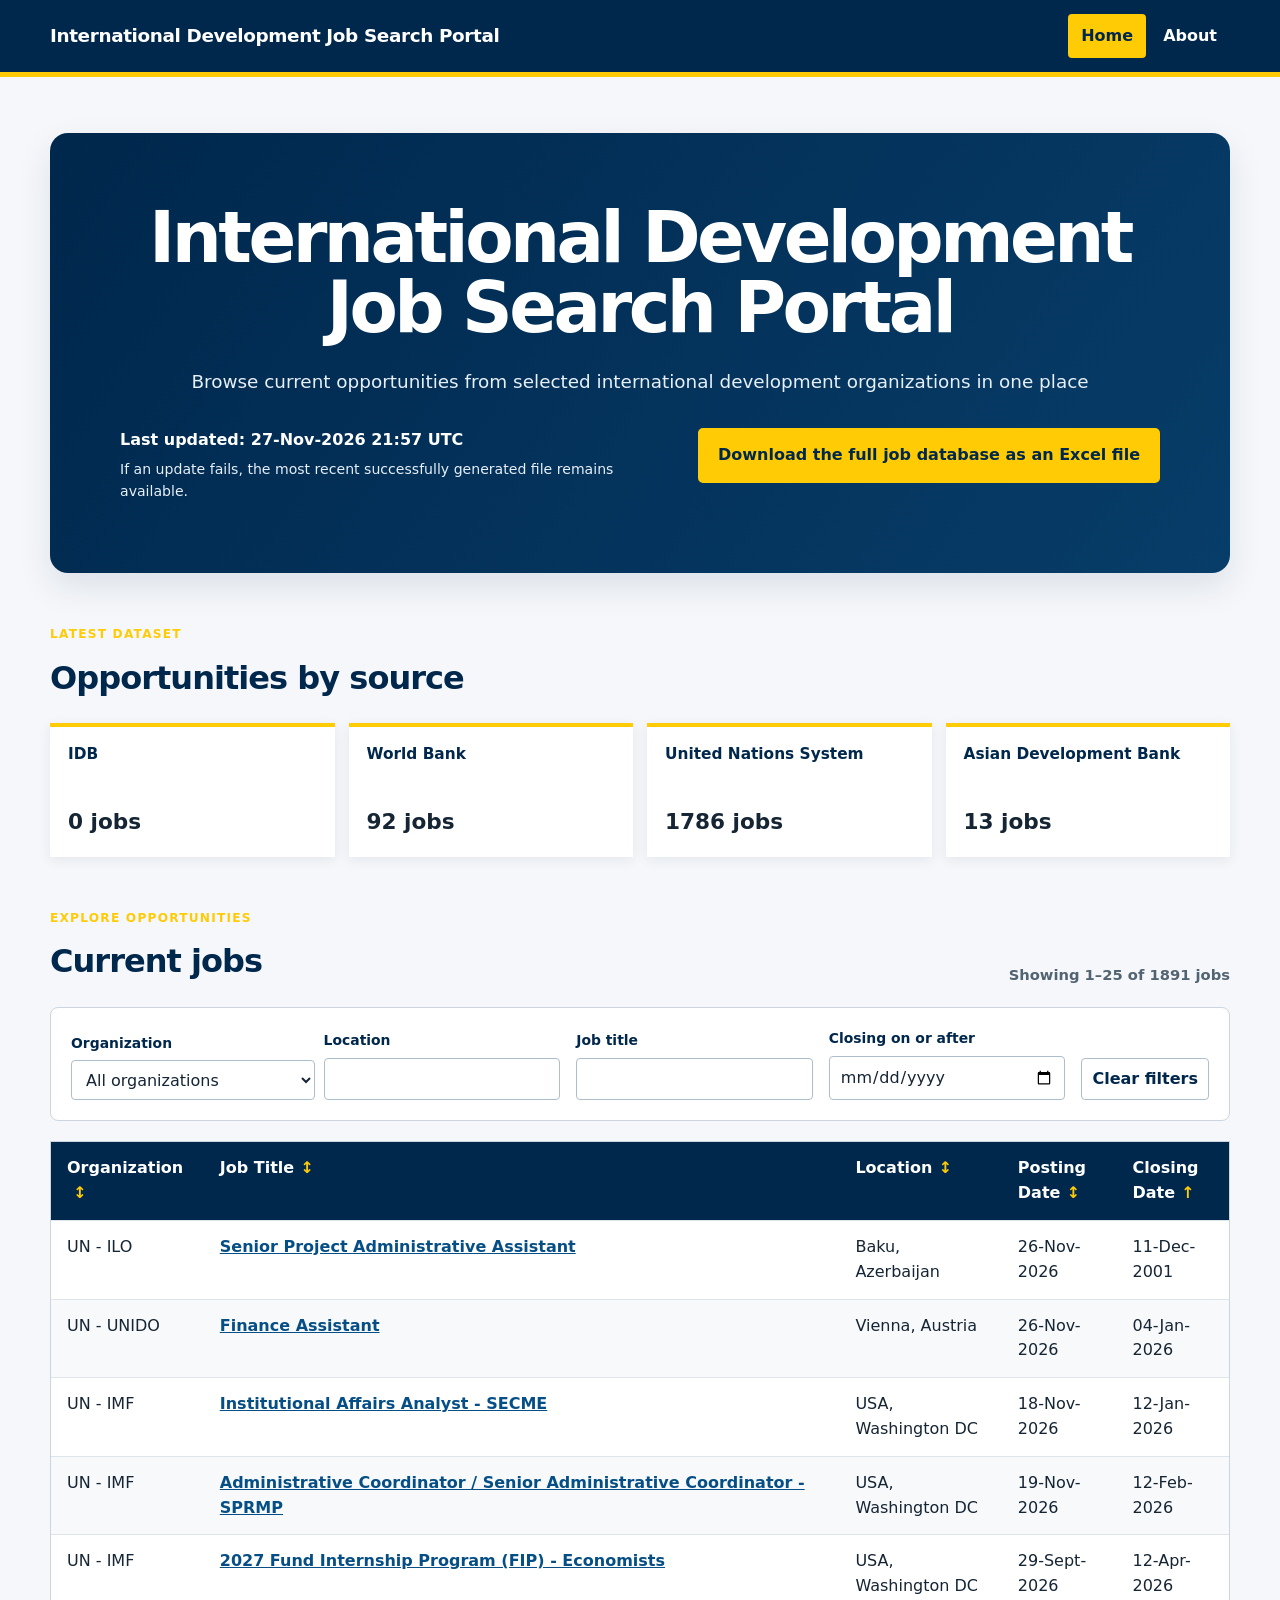
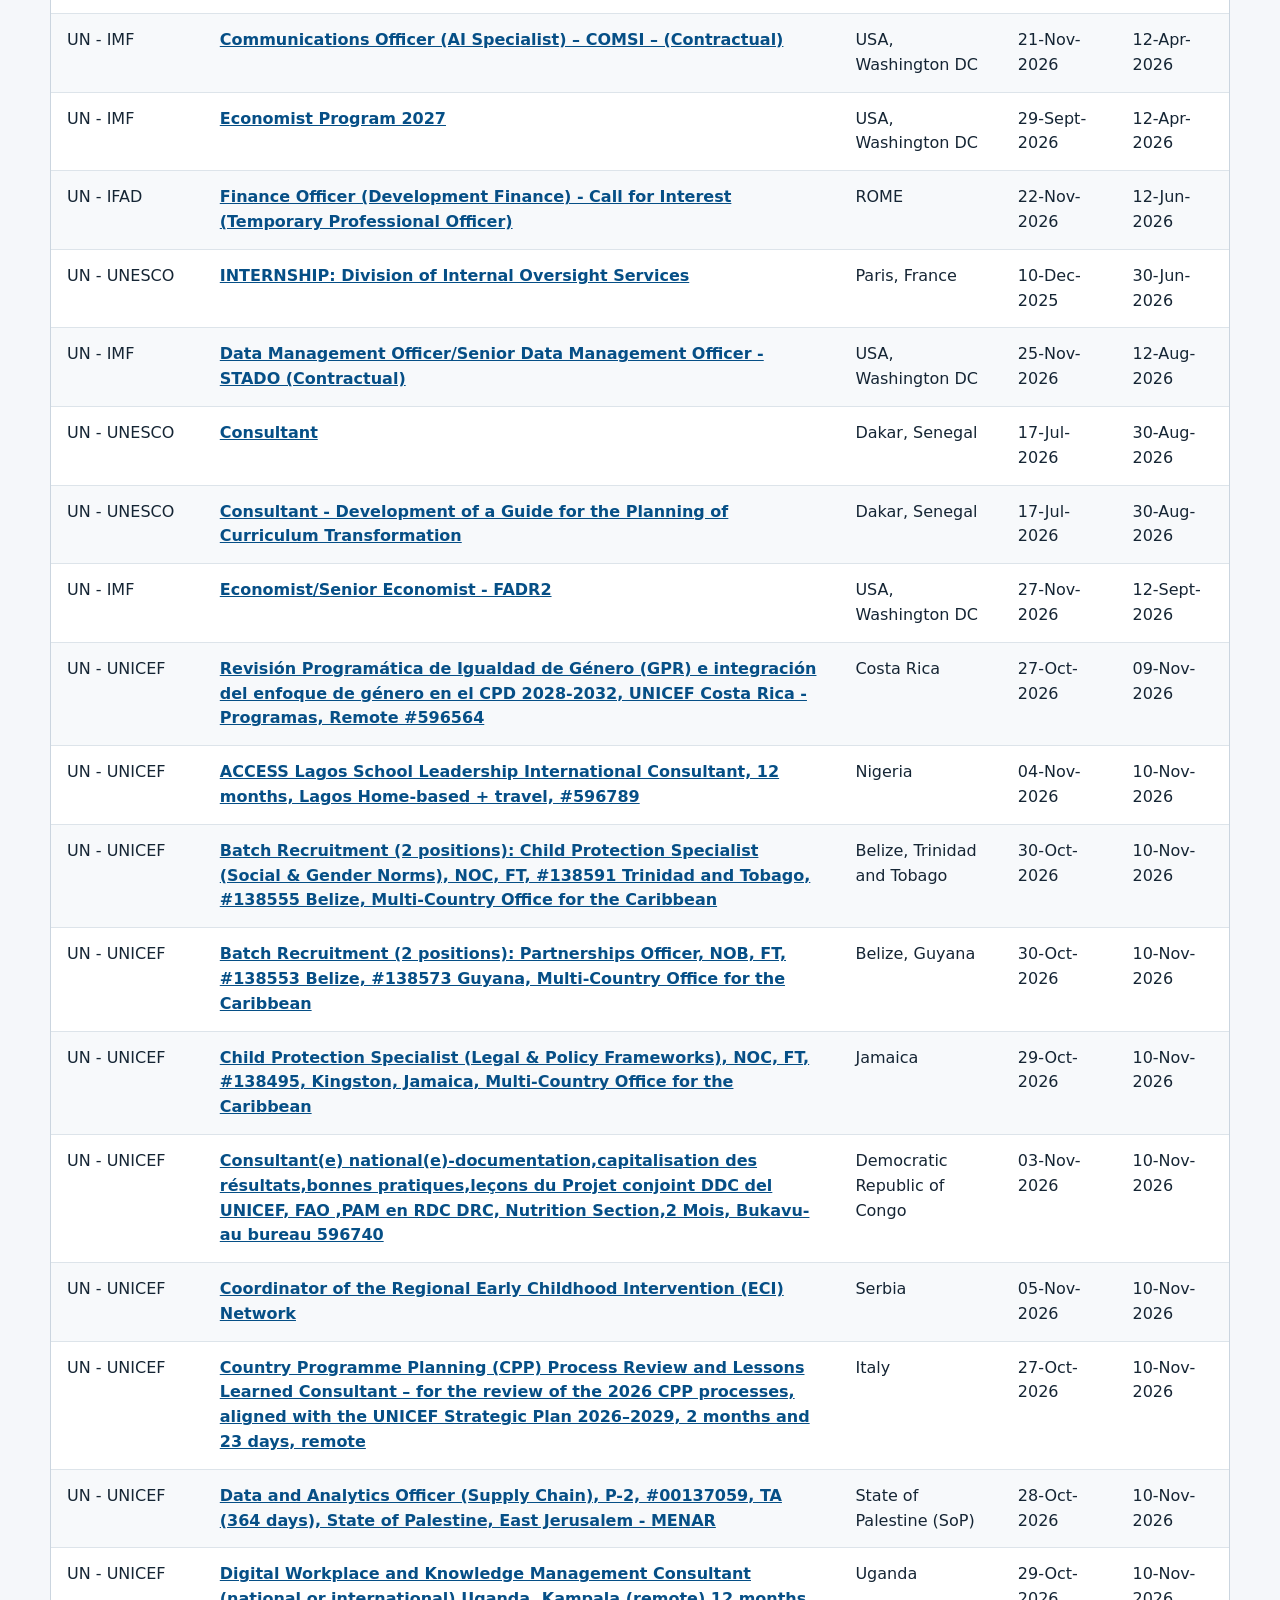
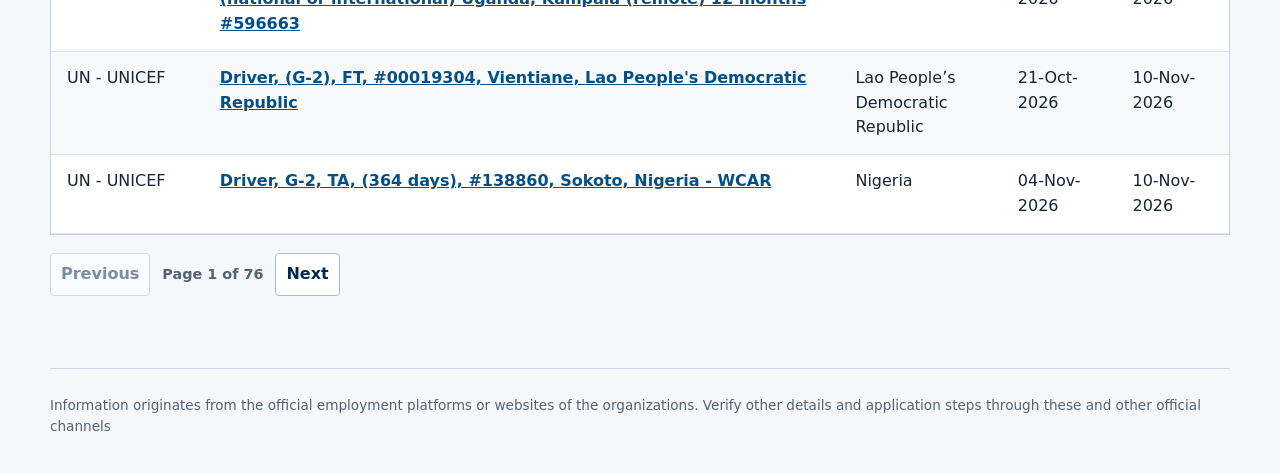
<file: docs/index.html>
<!DOCTYPE html>
<html lang="en">
<head>
    <meta charset="UTF-8">
    <meta name="viewport" content="width=device-width, initial-scale=1.0">
    <meta
        name="description"
        content="Browse current job opportunities from selected international development organizations."
    >
    <title>International Development Job Opportunities</title>
    <link rel="stylesheet" href="styles.css">
    <script src="app.js" defer></script>
</head>

<body>
    <header class="site-header">
        <div class="site-header__content">
            <a class="site-brand" href="index.html">International Development Job Search Portal</a>
            <nav aria-label="Primary navigation">
                <ul class="site-navigation">
                    <li><a aria-current="page" href="index.html">Home</a></li>
                    <li><a href="about.html">About</a></li>
                </ul>
            </nav>
        </div>
    </header>

    <main class="site-shell">
        <section class="hero" aria-labelledby="page-title">
            <h1 id="page-title">International Development Job Search Portal</h1>
            <p class="hero-description">
                Browse current opportunities from selected international
                development organizations in one place
            </p>
            <div class="hero-meta">
                <div class="update-status">
                    <p id="last-updated" class="last-updated" aria-live="polite">
                        Last updated: Loading available job data…
                    </p>
                    <p class="fallback-message">
                        If an update fails, the most recent successfully generated
                        file remains available.
                    </p>
                </div>
                <a
                    class="download-button"
                    href="https://github.com/PauloQB95/job-search-automation/releases/latest/download/consolidated_jobs.xlsx"
                >
                    Download the full job database as an Excel file
                </a>
            </div>
        </section>

        <section class="summary-section" aria-labelledby="summary-title">
            <div class="section-heading">
                <div>
                    <p class="section-label">Latest dataset</p>
                    <h2 id="summary-title">Opportunities by source</h2>
                </div>
            </div>
            <div id="summary-cards" class="summary-cards" aria-live="polite"></div>
        </section>

        <section class="job-browser" aria-labelledby="jobs-title">
            <div class="section-heading">
                <div>
                    <p class="section-label">Explore opportunities</p>
                    <h2 id="jobs-title">Current jobs</h2>
                </div>
                <p id="job-count" class="job-count" aria-live="polite"></p>
            </div>

            <form id="filters" class="filters" aria-label="Filter jobs">
                <div class="filter-field">
                    <label for="organization-filter">Organization</label>
                    <select id="organization-filter" name="organization">
                        <option value="">All organizations</option>
                        <option value="IDB">IDB</option>
                        <option value="World Bank">World Bank</option>
                        <option value="United Nations System">United Nations System</option>
                        <option value="Asian Development Bank">Asian Development Bank</option>
                    </select>
                </div>
                <div class="filter-field">
                    <label for="location-filter">Location</label>
                    <input id="location-filter" name="location" type="search" autocomplete="off">
                </div>
                <div class="filter-field">
                    <label for="title-filter">Job title</label>
                    <input id="title-filter" name="title" type="search" autocomplete="off">
                </div>
                <div class="filter-field">
                    <label for="closing-date-filter">Closing on or after</label>
                    <input id="closing-date-filter" name="closing-date" type="date">
                </div>
                <div class="filter-actions">
                    <button id="clear-filters" type="button">Clear filters</button>
                </div>
            </form>

            <div class="table-wrapper" tabindex="0">
                <table>
                    <thead>
                        <tr>
                            <th scope="col"><button type="button" data-sort="Organization">Organization</button></th>
                            <th scope="col"><button type="button" data-sort="Job Title">Job Title</button></th>
                            <th scope="col"><button type="button" data-sort="Location">Location</button></th>
                            <th scope="col"><button type="button" data-sort="Posting Date">Posting Date</button></th>
                            <th scope="col"><button type="button" data-sort="Closing Date">Closing Date</button></th>
                        </tr>
                    </thead>
                    <tbody id="job-table-body"></tbody>
                </table>
                <p id="no-results" class="no-results" hidden>
                    No jobs match the selected filters.
                </p>
            </div>

            <nav id="pagination" class="pagination" aria-label="Job results pages"></nav>
        </section>
    </main>

    <footer class="site-footer">
        <p>
            Information originates from the official employment platforms or
            websites of the organizations. Verify other details and application
            steps through these and other official channels
        </p>
    </footer>
</body>
</html>
</file>
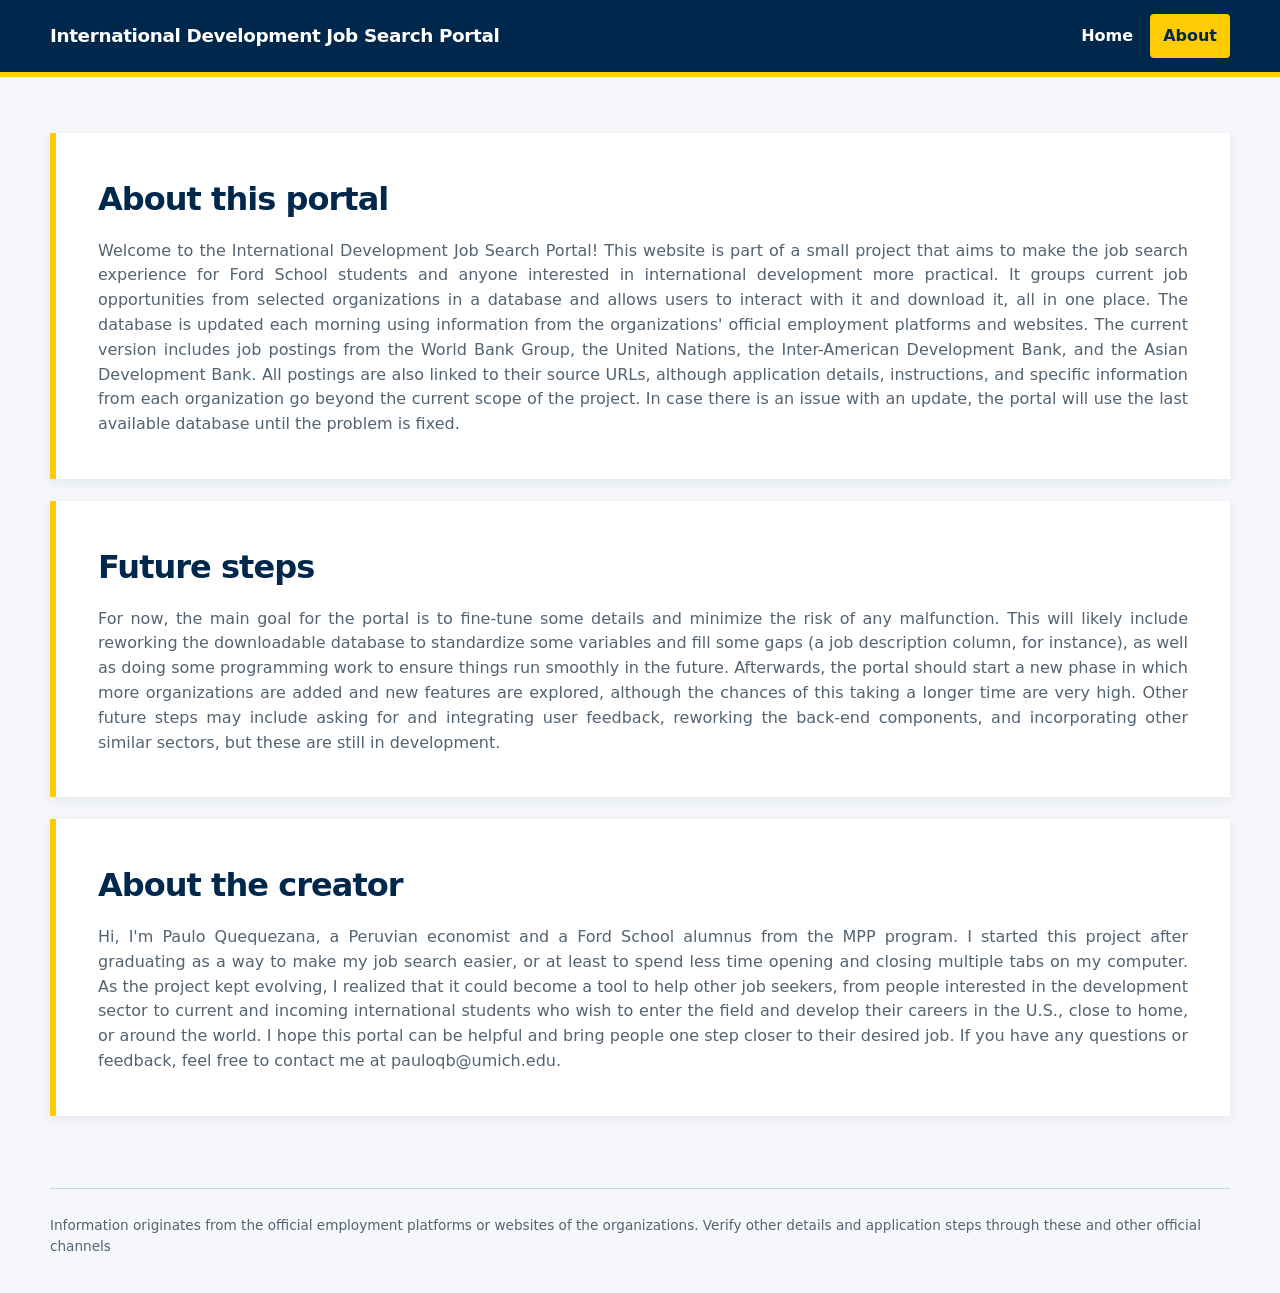
<file: docs/about.html>
<!DOCTYPE html>
<html lang="en">
<head>
    <meta charset="UTF-8">
    <meta name="viewport" content="width=device-width, initial-scale=1.0">
    <meta name="description" content="About the International Development Job Opportunities tool.">
    <title>About | International Development Job Opportunities</title>
    <link rel="stylesheet" href="styles.css">
</head>

<body>
    <header class="site-header">
        <div class="site-header__content">
            <a class="site-brand" href="index.html">International Development Job Search Portal</a>
            <nav aria-label="Primary navigation">
                <ul class="site-navigation">
                    <li><a href="index.html">Home</a></li>
                    <li><a aria-current="page" href="about.html">About</a></li>
                </ul>
            </nav>
        </div>
    </header>

    <main class="site-shell about-page">
        <section class="about-card" aria-labelledby="about-tool-title">
            <h2 id="about-tool-title">About this portal</h2>
            <p>
                Welcome to the International Development Job Search Portal! This website is part of a small project that aims to make the job search experience for Ford School students and anyone interested in international development more practical. It groups current job opportunities from selected organizations in a database and allows users to interact with it and download it, all in one place. The database is updated each morning using information from the organizations' official employment platforms and websites. The current version includes job postings from the World Bank Group, the United Nations, the Inter-American Development Bank, and the Asian Development Bank. All postings are also linked to their source URLs, although application details, instructions, and specific information from each organization go beyond the current scope of the project. In case there is an issue with an update, the portal will use the last available database until the problem is fixed.
            </p>
        </section>

        <section class="about-card" aria-labelledby="future-steps-title">
            <h2 id="future-steps-title">Future steps</h2>
            <p>
                For now, the main goal for the portal is to fine-tune some details and minimize the risk of any malfunction. This will likely include reworking the downloadable database to standardize some variables and fill some gaps (a job description column, for instance), as well as doing some programming work to ensure things run smoothly in the future. Afterwards, the portal should start a new phase in which more organizations are added and new features are explored, although the chances of this taking a longer time are very high. Other future steps may include asking for and integrating user feedback, reworking the back-end components, and incorporating other similar sectors, but these are still in development.
            </p>
        </section>

        <section class="about-card" aria-labelledby="about-creator-title">
            <h2 id="about-creator-title">About the creator</h2>
            <p>
                Hi, I'm Paulo Quequezana, a Peruvian economist and a Ford School alumnus from the MPP program. I started this project after graduating as a way to make my job search easier, or at least to spend less time opening and closing multiple tabs on my computer. As the project kept evolving, I realized that it could become a tool to help other job seekers, from people interested in the development sector to current and incoming international students who wish to enter the field and develop their careers in the U.S., close to home, or around the world. I hope this portal can be helpful and bring people one step closer to their desired job. If you have any questions or feedback, feel free to contact me at pauloqb@umich.edu.
            </p>
        </section>
    </main>

    <footer class="site-footer">
        <p>
            Information originates from the official employment platforms or
            websites of the organizations. Verify other details and application
            steps through these and other official channels
        </p>
    </footer>
</body>
</html>
</file>
<file: docs/styles.css>
:root {
    --blue: #00274c;
    --blue-light: #174c78;
    --maize: #ffcb05;
    --maize-light: #fff4bf;
    --ink: #152534;
    --muted: #526372;
    --background: #f5f7fa;
    --surface: #ffffff;
    --border: #cbd5df;
    --focus: #a85b00;
    --shadow: 0 14px 34px rgba(0, 39, 76, 0.1);
}

* {
    box-sizing: border-box;
}

html {
    color-scheme: light;
}

body {
    min-width: 320px;
    min-height: 100vh;
    margin: 0;
    color: var(--ink);
    background: var(--background);
    font-family: system-ui, -apple-system, BlinkMacSystemFont, "Segoe UI", sans-serif;
    line-height: 1.55;
}

a {
    color: var(--blue-light);
}

a:focus-visible,
button:focus-visible,
input:focus-visible,
select:focus-visible,
.table-wrapper:focus-visible {
    outline: 3px solid var(--focus);
    outline-offset: 3px;
}

button,
input,
select {
    font: inherit;
}

.site-header {
    color: #ffffff;
    background: var(--blue);
    border-bottom: 5px solid var(--maize);
}

.site-header__content,
.site-shell,
.site-footer {
    width: min(1180px, calc(100% - 48px));
    margin: 0 auto;
}

.site-header__content {
    display: flex;
    align-items: center;
    justify-content: space-between;
    gap: 24px;
    min-height: 72px;
}

.site-brand {
    color: #ffffff;
    font-size: 1.15rem;
    font-weight: 750;
    letter-spacing: -0.02em;
    text-decoration: none;
}

.site-navigation {
    display: flex;
    gap: 4px;
    margin: 0;
    padding: 0;
    list-style: none;
}

.site-navigation a {
    display: block;
    padding: 10px 13px;
    color: #ffffff;
    border-radius: 4px;
    font-weight: 700;
    text-decoration: none;
}

.site-navigation a[aria-current="page"],
.site-navigation a:hover {
    color: var(--blue);
    background: var(--maize);
}

.site-shell {
    padding: 56px 0 72px;
}

.hero {
    padding: clamp(32px, 6vw, 70px);
    color: #ffffff;
    background: linear-gradient(125deg, var(--blue), #073d69);
    border-radius: 18px;
    box-shadow: var(--shadow);
}

.eyebrow,
.section-label {
    margin: 0 0 10px;
    color: var(--maize);
    font-size: 0.76rem;
    font-weight: 800;
    letter-spacing: 0.1em;
    text-transform: uppercase;
}

h1,
h2,
h3,
p {
    overflow-wrap: break-word;
}

h1 {
    max-width: 830px;
    margin: 0;
    font-size: clamp(2.35rem, 5.5vw, 4.6rem);
    letter-spacing: -0.05em;
    line-height: 1;
}

.hero h1 {
    max-width: 1080px;
    margin-right: auto;
    margin-left: auto;
    text-align: center;
}

h2 {
    margin: 0;
    color: var(--blue);
    font-size: clamp(1.5rem, 3vw, 2rem);
    letter-spacing: -0.03em;
}

.hero-description {
    max-width: 1080px;
    margin: 24px auto 0;
    color: #e7eff7;
    font-size: 1.15rem;
    text-align: center;
}

.hero-meta {
    display: flex;
    flex-wrap: wrap;
    align-items: flex-start;
    justify-content: space-between;
    gap: 20px 30px;
    margin-top: 32px;
}

.update-status {
    flex: 1 1 430px;
}

.last-updated {
    margin: 0;
    font-weight: 650;
}

.fallback-message {
    max-width: none;
    margin: 6px 0 0;
    color: #e7eff7;
    font-size: 0.88rem;
}

.download-button {
    display: inline-block;
    padding: 13px 18px;
    color: var(--blue);
    background: var(--maize);
    border: 2px solid var(--maize);
    border-radius: 5px;
    font-weight: 800;
    margin-left: auto;
    text-decoration: none;
}

.download-button:hover {
    color: #ffffff;
    background: transparent;
}

.summary-section,
.job-browser {
    margin-top: 52px;
}

.section-heading {
    display: flex;
    justify-content: space-between;
    gap: 24px;
    align-items: end;
    margin-bottom: 20px;
}

.job-count {
    max-width: 430px;
    margin: 0;
    color: var(--muted);
    font-size: 0.92rem;
}

.job-count {
    font-weight: 700;
    text-align: right;
}

.summary-cards {
    display: grid;
    grid-template-columns: repeat(4, minmax(0, 1fr));
    gap: 14px;
}

.summary-card {
    min-height: 116px;
    padding: 18px;
    background: var(--surface);
    border-top: 4px solid var(--maize);
    box-shadow: 0 3px 12px rgba(0, 39, 76, 0.08);
}

.summary-card h3 {
    min-height: 48px;
    margin: 0;
    color: var(--blue);
    font-size: 0.96rem;
    line-height: 1.28;
}

.summary-card p {
    margin: 12px 0 0;
    font-size: 1.35rem;
    font-weight: 800;
}

.filters {
    display: grid;
    grid-template-columns: repeat(4, minmax(0, 1fr)) auto;
    gap: 16px;
    align-items: end;
    padding: 20px;
    background: var(--surface);
    border: 1px solid var(--border);
    border-radius: 8px;
}

.filter-field {
    display: grid;
    gap: 6px;
}

.filter-field label {
    color: var(--blue);
    font-size: 0.87rem;
    font-weight: 750;
}

.filter-field input,
.filter-field select,
.filter-actions button,
.pagination button {
    min-height: 40px;
    padding: 8px 10px;
    color: var(--ink);
    background: #ffffff;
    border: 1px solid #aebdca;
    border-radius: 4px;
}

.filter-actions button,
.pagination button {
    color: var(--blue);
    font-weight: 750;
    cursor: pointer;
}

.filter-actions button:hover,
.pagination button:hover:not(:disabled),
.pagination button[aria-current="page"] {
    color: #ffffff;
    background: var(--blue);
    border-color: var(--blue);
}

.table-wrapper {
    margin-top: 20px;
    overflow-x: auto;
    background: var(--surface);
    border: 1px solid var(--border);
}

table {
    width: 100%;
    min-width: 800px;
    border-collapse: collapse;
}

th,
td {
    padding: 14px 16px;
    border-bottom: 1px solid #dde4ea;
    text-align: left;
    vertical-align: top;
}

th {
    background: var(--blue);
}

th button {
    width: 100%;
    padding: 0;
    color: #ffffff;
    background: transparent;
    border: 0;
    font-weight: 800;
    text-align: left;
    cursor: pointer;
}

th button::after {
    display: inline-block;
    min-width: 1em;
    margin-left: 6px;
    color: var(--maize);
    content: "↕";
}

th button[data-direction="ascending"]::after {
    content: "↑";
}

th button[data-direction="descending"]::after {
    content: "↓";
}

tbody tr:nth-child(even) {
    background: #f7f9fb;
}

tbody tr:hover {
    background: var(--maize-light);
}

td:nth-child(2) {
    min-width: 290px;
}

td a {
    color: #064f86;
    font-weight: 700;
}

.no-results {
    margin: 0;
    padding: 28px;
    color: var(--muted);
    text-align: center;
}

.pagination {
    display: flex;
    flex-wrap: wrap;
    align-items: center;
    gap: 8px;
    margin-top: 18px;
}

.page-status {
    padding: 7px 4px;
    color: var(--muted);
    font-size: 0.9rem;
    font-weight: 700;
}

.pagination button:disabled {
    opacity: 0.5;
    cursor: not-allowed;
}

.about-page {
    display: grid;
    gap: 22px;
}

.about-card {
    padding: clamp(24px, 4vw, 42px);
    background: var(--surface);
    border-left: 6px solid var(--maize);
    box-shadow: 0 3px 12px rgba(0, 39, 76, 0.08);
}

.about-card p {
    max-width: none;
    margin: 14px 0 0;
    color: var(--muted);
    text-align: justify;
}

.site-footer {
    padding: 26px 0 36px;
    color: var(--muted);
    border-top: 1px solid var(--border);
    font-size: 0.85rem;
}

.site-footer p {
    margin: 0;
}

@media (max-width: 920px) {
    .summary-cards {
        grid-template-columns: repeat(2, minmax(0, 1fr));
    }

    .filters {
        grid-template-columns: repeat(2, minmax(0, 1fr));
    }

    .filter-actions {
        grid-column: span 2;
    }
}

@media (max-width: 640px) {
    .site-header__content,
    .site-shell,
    .site-footer {
        width: min(100% - 28px, 1180px);
    }

    .site-header__content {
        min-height: 64px;
    }

    .site-shell {
        padding: 28px 0 48px;
    }

    .hero {
        border-radius: 10px;
    }

    .hero-meta {
        align-items: flex-start;
    }

    .download-button {
        margin-left: 0;
    }

    .section-heading {
        display: grid;
        align-items: start;
    }

    .job-count {
        text-align: left;
    }

    .summary-cards,
    .filters {
        grid-template-columns: 1fr;
    }

    .filter-actions {
        grid-column: auto;
    }

    .filter-actions button {
        width: 100%;
    }

    .site-navigation a {
        padding: 8px;
    }
}

@media (prefers-reduced-motion: reduce) {
    * {
        scroll-behavior: auto;
    }
}
</file>
